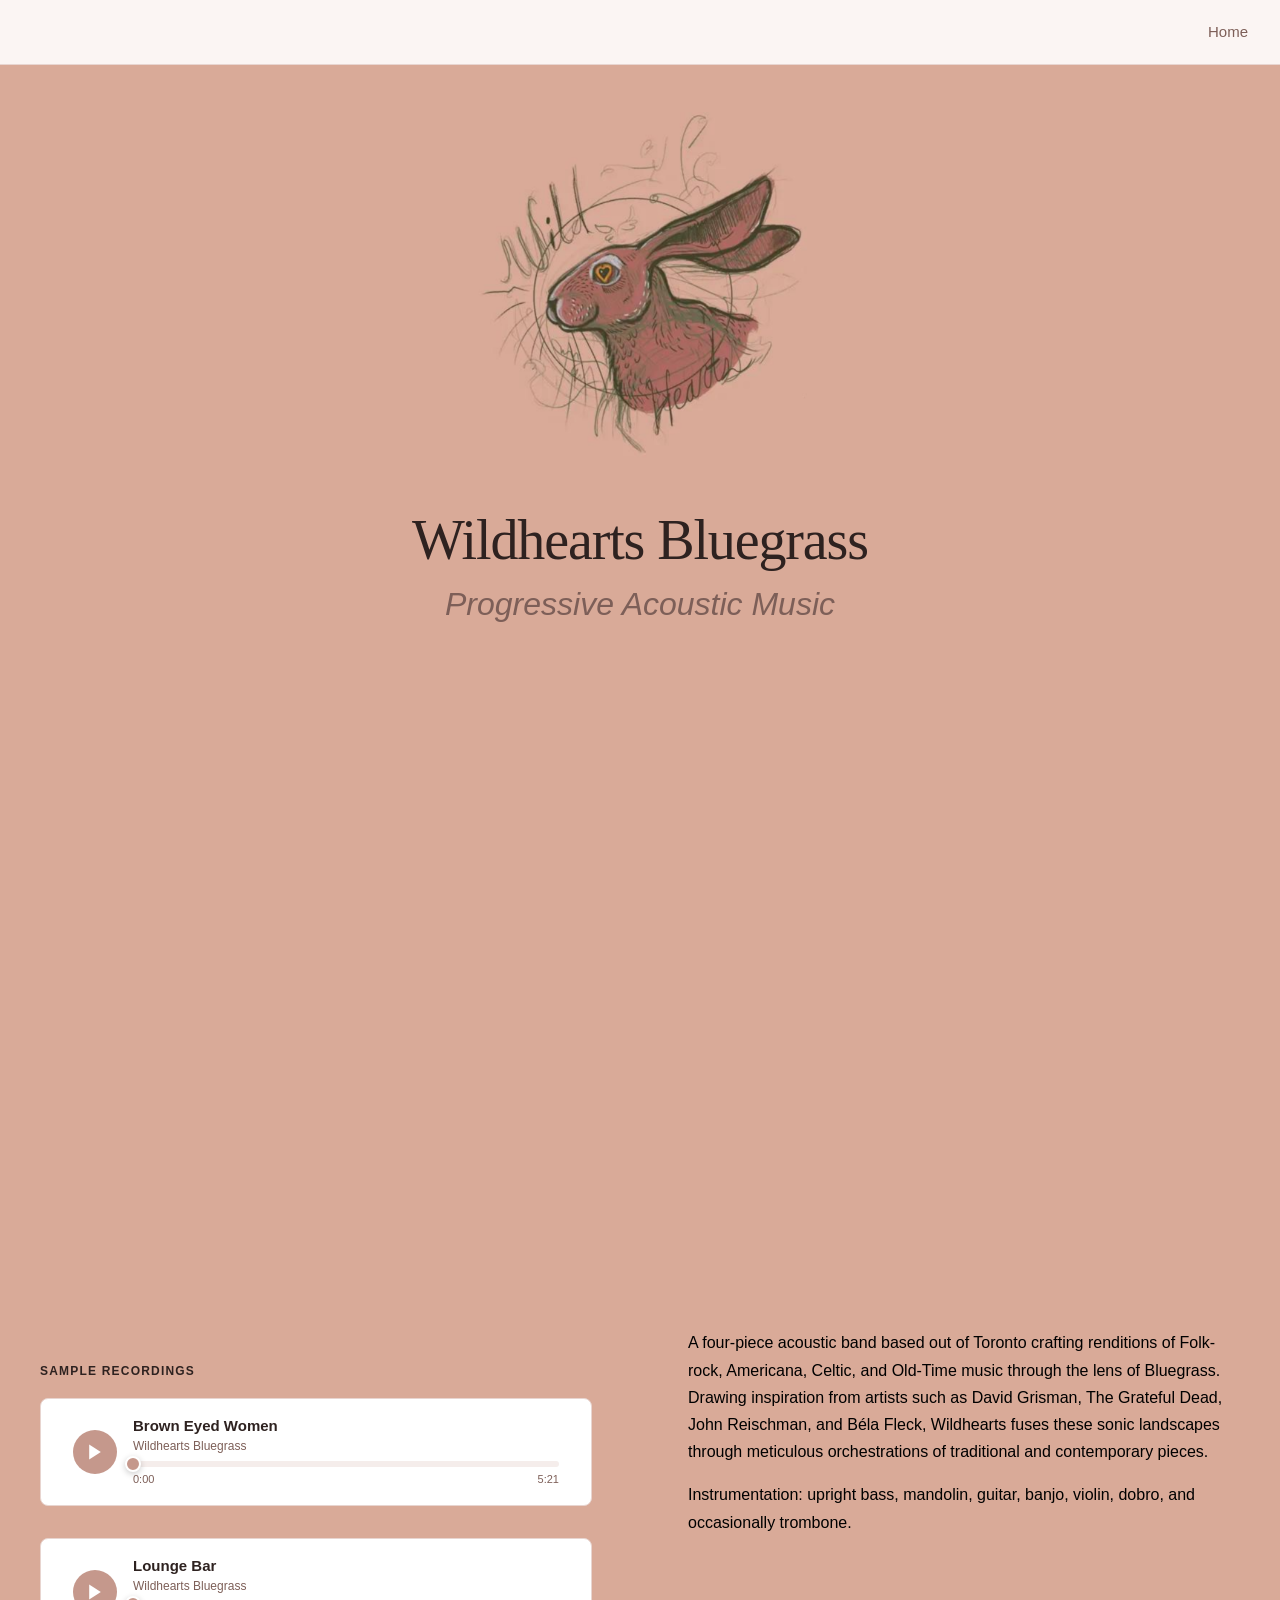
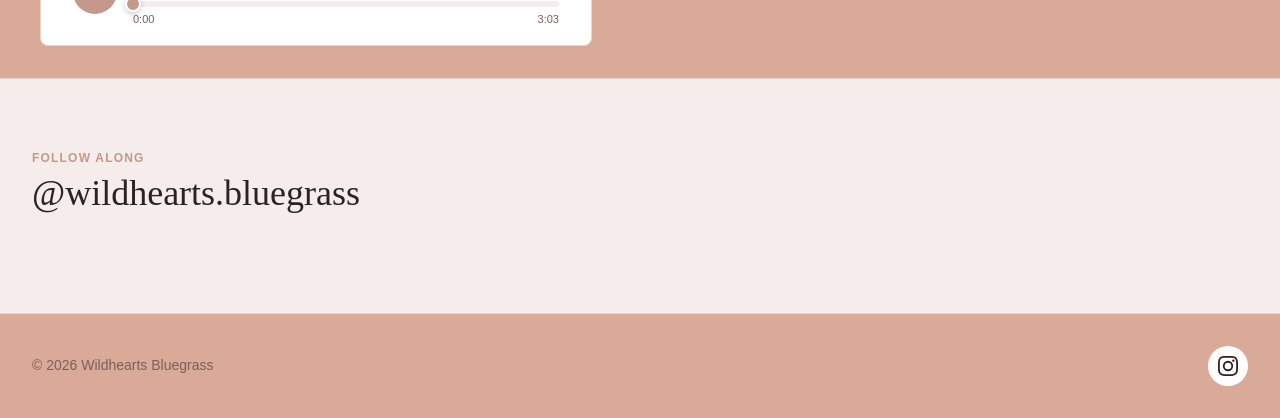
<file: index.html>
<!DOCTYPE html>
<html lang="en">
<head>
    <meta charset="UTF-8">
    <meta name="viewport" content="width=device-width, initial-scale=1.0">
    <meta name="description" content="Wildhearts Bluegrass - traditional bluegrass and old-time string band">
    <title>Wildhearts Bluegrass</title>
    <link rel="stylesheet" href="tooplate-musician-style.css">
</head>
<body>
    <!-- Header -->
    <header class="header">
        <div class="container header-inner">
            <button class="nav-toggle" aria-label="Toggle navigation" aria-expanded="false">
                <span></span>
                <span></span>
                <span></span>
            </button>
            <nav class="nav" id="nav">
                <ul class="nav-list">
                    <li><a href="index.html" class="nav-link">Home</a></li>
                </ul>
            </nav>
        </div>
    </header>

    <!-- Hero Section -->
    <section class="hero" id="hero">
        <div class="container">
            <div class="hero-grid">
                <div class="hero-content">
                    <div class="hero-banner">
                        <img src="images-website/Widhearts-rabbit.png" alt="Wildhearts Bluegrass" class="hero-banner-image">
                        <h1 class="hero-description">Wildhearts Bluegrass</h1>
                        <p class="hero-subheading">Progressive Acoustic Music</p>
                    </div>

                    <div class="hero-video">
                        <div class="video-responsive">
                            <iframe src="https://www.youtube.com/embed/uyrAbuFD1sM" title="Wildhearts Bluegrass" frameborder="0" allow="accelerometer; autoplay; clipboard-write; encrypted-media; gyroscope; picture-in-picture; web-share" allowfullscreen></iframe>
                        </div>
                    </div>

                    <div class="hero-two-column">
                        <!-- Left Column - Audio Tracks -->
                        <div class="hero-tracks">
                            <span class="section-label">Sample Recordings</span>

                            <!-- Track 1 -->
                            <div class="track-row">
                                <div class="audio-player" id="audioPlayer1">
                                    <button class="audio-play-btn" id="playBtn1" aria-label="Play">
                                        <svg class="icon-play" width="20" height="20" viewBox="0 0 24 24" fill="currentColor">
                                            <polygon points="5 3 19 12 5 21 5 3"/>
                                        </svg>
                                        <svg class="icon-pause" width="20" height="20" viewBox="0 0 24 24" fill="currentColor" style="display: none;">
                                            <rect x="6" y="4" width="4" height="16"/>
                                            <rect x="14" y="4" width="4" height="16"/>
                                        </svg>
                                    </button>
                                    <div class="audio-info">
                                        <div class="audio-track-row">
                                            <div class="audio-track-info">
                                                <span class="audio-title">Brown Eyed Women</span>
                                                <span class="audio-artist">Wildhearts Bluegrass</span>
                                            </div>
                                        </div>
                                        <div class="audio-progress-wrap">
                                            <div class="audio-progress-bar" id="progressBar1">
                                                <div class="audio-progress-bg"></div>
                                                <div class="audio-progress" id="progress1"></div>
                                                <div class="audio-progress-handle" id="progressHandle1"></div>
                                            </div>
                                            <div class="audio-time">
                                                <span id="currentTime1">0:00</span>
                                                <span id="duration1">0:00</span>
                                            </div>
                                        </div>
                                    </div>
                                    <audio id="audio1" preload="auto">
                                        <source src="audio/Brown%20Eyed%20Women-48khz.mp3" type="audio/mp3">
                                    </audio>
                                </div>
                            </div>

                            <!-- Track 2 -->
                            <div class="track-row">
                                <div class="audio-player" id="audioPlayer2">
                                    <button class="audio-play-btn" id="playBtn2" aria-label="Play">
                                        <svg class="icon-play" width="20" height="20" viewBox="0 0 24 24" fill="currentColor">
                                            <polygon points="5 3 19 12 5 21 5 3"/>
                                        </svg>
                                        <svg class="icon-pause" width="20" height="20" viewBox="0 0 24 24" fill="currentColor" style="display: none;">
                                            <rect x="6" y="4" width="4" height="16"/>
                                            <rect x="14" y="4" width="4" height="16"/>
                                        </svg>
                                    </button>
                                    <div class="audio-info">
                                        <div class="audio-track-row">
                                            <div class="audio-track-info">
                                                <span class="audio-title">Lounge Bar</span>
                                                <span class="audio-artist">Wildhearts Bluegrass</span>
                                            </div>
                                        </div>
                                        <div class="audio-progress-wrap">
                                            <div class="audio-progress-bar" id="progressBar2">
                                                <div class="audio-progress-bg"></div>
                                                <div class="audio-progress" id="progress2"></div>
                                                <div class="audio-progress-handle" id="progressHandle2"></div>
                                            </div>
                                            <div class="audio-time">
                                                <span id="currentTime2">0:00</span>
                                                <span id="duration2">0:00</span>
                                            </div>
                                        </div>
                                    </div>
                                    <audio id="audio2" preload="auto">
                                        <source src="audio/Lounge%20Bar-44.1khz.mp3" type="audio/mp3">
                                    </audio>
                                </div>
                            </div>
                        </div>

                        <!-- Right Column - About -->
                        <div class="hero-about">
                            <div class="about-inline">
                                <div class="about-inline-text">
                                    <p>A four-piece acoustic band based out of Toronto crafting renditions of Folk-rock, Americana, Celtic, and Old-Time music through the lens of Bluegrass. Drawing inspiration from artists such as David Grisman, The Grateful Dead, John Reischman, and Béla Fleck, Wildhearts fuses these sonic landscapes through meticulous orchestrations of traditional and contemporary pieces.</p>
                                    <p>Instrumentation: upright bass, mandolin, guitar, banjo, violin, dobro, and occasionally trombone.</p>
                                </div>
                            </div>
                        </div>
                    </div>
                </div>
            </div>
        </div>
    </section>

    <!-- Instagram Feed Section -->
    <section class="instagram-feed" id="instagram">
        <div class="container">
            <span class="section-label">Follow Along</span>
            <h2>@wildhearts.bluegrass</h2>

            <behold-widget feed-id="3Ctj2VMP821rW0bkeCHN"></behold-widget>
            <script>
              (() => {
                const d=document,s=d.createElement("script");s.type="module";
                s.src="https://w.behold.so/widget.js";d.head.append(s);
              })();
            </script>
        </div>
    </section>

    <!-- Footer -->
    <footer class="footer">
        <div class="container footer-content">
            <p class="footer-copyright">© 2026 Wildhearts Bluegrass</p>
            <div class="social-links">
                <a href="https://www.instagram.com/wildhearts.bluegrass/" class="social-link" aria-label="Instagram" target="_blank" rel="noopener noreferrer">
                    <svg width="20" height="20" viewBox="0 0 24 24" fill="currentColor">
                        <path d="M12 2.163c3.204 0 3.584.012 4.85.07 3.252.148 4.771 1.691 4.919 4.919.058 1.265.069 1.645.069 4.849 0 3.205-.012 3.584-.069 4.849-.149 3.225-1.664 4.771-4.919 4.919-1.266.058-1.644.07-4.85.07-3.204 0-3.584-.012-4.849-.07-3.26-.149-4.771-1.699-4.919-4.92-.058-1.265-.07-1.644-.07-4.849 0-3.204.013-3.583.07-4.849.149-3.227 1.664-4.771 4.919-4.919 1.266-.057 1.645-.069 4.849-.069zM12 0C8.741 0 8.333.014 7.053.072 2.695.272.273 2.69.073 7.052.014 8.333 0 8.741 0 12c0 3.259.014 3.668.072 4.948.2 4.358 2.618 6.78 6.98 6.98C8.333 23.986 8.741 24 12 24c3.259 0 3.668-.014 4.948-.072 4.354-.2 6.782-2.618 6.979-6.98.059-1.28.073-1.689.073-4.948 0-3.259-.014-3.667-.072-4.947-.196-4.354-2.617-6.78-6.979-6.98C15.668.014 15.259 0 12 0zm0 5.838a6.162 6.162 0 1 0 0 12.324 6.162 6.162 0 0 0 0-12.324zM12 16a4 4 0 1 1 0-8 4 4 0 0 1 0 8zm6.406-11.845a1.44 1.44 0 1 0 0 2.881 1.44 1.44 0 0 0 0-2.881z"/>
                    </svg>
                </a>
            </div>
        </div>
    </footer>

    <script src="tooplate-musician-script.js"></script>
</body>
</html>
</file>
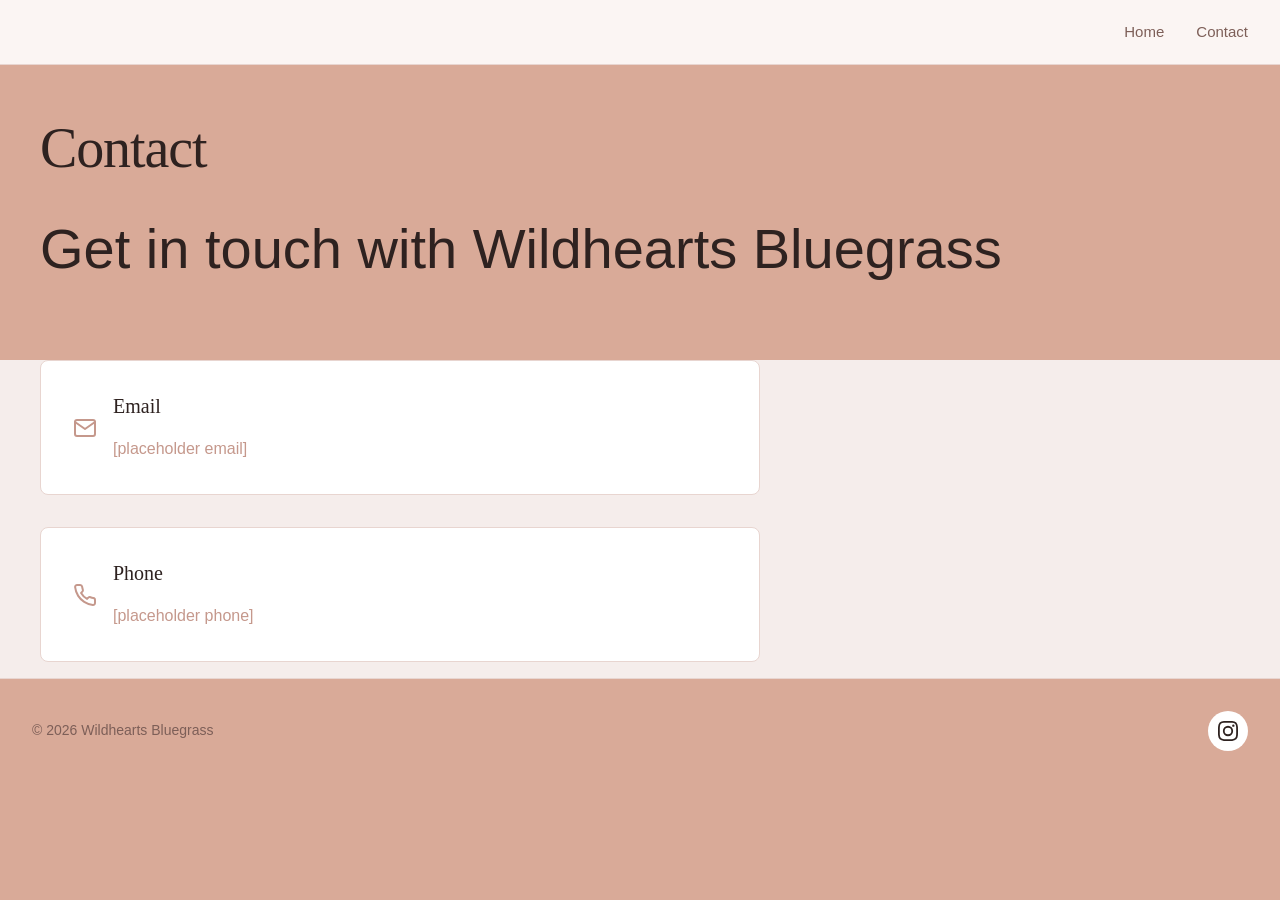
<file: contact.html>
<!DOCTYPE html>
<html lang="en">
<head>
    <meta charset="UTF-8">
    <meta name="viewport" content="width=device-width, initial-scale=1.0">
    <meta name="description" content="Contact Wildhearts Bluegrass">
    <title>Contact - Wildhearts Bluegrass</title>
    <link rel="stylesheet" href="tooplate-musician-style.css">
</head>
<body>
    <!-- Header -->
    <header class="header">
        <div class="container header-inner">
            <button class="nav-toggle" aria-label="Toggle navigation" aria-expanded="false">
                <span></span>
                <span></span>
                <span></span>
            </button>
            <nav class="nav" id="nav">
                <ul class="nav-list">
                    <li><a href="index.html" class="nav-link">Home</a></li>
                    <li><a href="contact.html" class="nav-link">Contact</a></li>
                </ul>
            </nav>
        </div>
    </header>

    <!-- Hero Section -->
    <section class="hero" id="hero">
        <div class="container">
            <div class="hero-grid">
                <div class="hero-content">
                    <h1>Contact</h1>
                    <p class="hero-description">Get in touch with Wildhearts Bluegrass</p>
                </div>
            </div>
        </div>
    </section>

    <!-- Contact Information Section -->
    <section class="about" id="contact-info">
        <div class="container">
            <div class="contact-details">
                <div class="contact-item github">
                    <svg width="24" height="24" viewBox="0 0 24 24" fill="none" stroke="currentColor" stroke-width="2" stroke-linecap="round" stroke-linejoin="round">
                        <path d="M4 4h16c1.1 0 2 .9 2 2v12c0 1.1-.9 2-2 2H4c-1.1 0-2-.9-2-2V6c0-1.1.9-2 2-2z"></path>
                        <polyline points="22,6 12,13 2,6"></polyline>
                    </svg>
                    <div>
                        <h3>Email</h3>
                        <a href="mailto:placeholder@email.com">[placeholder email]</a>
                    </div>
                </div>
                <div class="contact-item github">
                    <svg width="24" height="24" viewBox="0 0 24 24" fill="none" stroke="currentColor" stroke-width="2" stroke-linecap="round" stroke-linejoin="round">
                        <path d="M22 16.92v3a2 2 0 0 1-2.18 2 19.79 19.79 0 0 1-8.63-3.07 19.5 19.5 0 0 1-6-6 19.79 19.79 0 0 1-3.07-8.67A2 2 0 0 1 4.11 2h3a2 2 0 0 1 2 1.72 12.84 12.84 0 0 0 .7 2.81 2 2 0 0 1-.45 2.11L8.09 9.91a16 16 0 0 0 6 6l1.27-1.27a2 2 0 0 1 2.11-.45 12.84 12.84 0 0 0 2.81.7A2 2 0 0 1 22 16.92z"></path>
                    </svg>
                    <div>
                        <h3>Phone</h3>
                        <a href="tel:+10000000000">[placeholder phone]</a>
                    </div>
                </div>
            </div>
        </div>
    </section>

    <!-- Footer -->
    <footer class="footer">
        <div class="container footer-content">
            <p class="footer-copyright">© 2026 Wildhearts Bluegrass</p>
            <div class="social-links">
                <a href="https://www.instagram.com/wildhearts.bluegrass/" class="social-link" aria-label="Instagram" target="_blank" rel="noopener noreferrer">
                    <svg width="20" height="20" viewBox="0 0 24 24" fill="currentColor">
                        <path d="M12 2.163c3.204 0 3.584.012 4.85.07 3.252.148 4.771 1.691 4.919 4.919.058 1.265.069 1.645.069 4.849 0 3.205-.012 3.584-.069 4.849-.149 3.225-1.664 4.771-4.919 4.919-1.266.058-1.644.07-4.85.07-3.204 0-3.584-.012-4.849-.07-3.26-.149-4.771-1.699-4.919-4.92-.058-1.265-.07-1.644-.07-4.849 0-3.204.013-3.583.07-4.849.149-3.227 1.664-4.771 4.919-4.919 1.266-.057 1.645-.069 4.849-.069zM12 0C8.741 0 8.333.014 7.053.072 2.695.272.273 2.69.073 7.052.014 8.333 0 8.741 0 12c0 3.259.014 3.668.072 4.948.2 4.358 2.618 6.78 6.98 6.98C8.333 23.986 8.741 24 12 24c3.259 0 3.668-.014 4.948-.072 4.354-.2 6.782-2.618 6.979-6.98.059-1.28.073-1.689.073-4.948 0-3.259-.014-3.667-.072-4.947-.196-4.354-2.617-6.78-6.979-6.98C15.668.014 15.259 0 12 0zm0 5.838a6.162 6.162 0 1 0 0 12.324 6.162 6.162 0 0 0 0-12.324zM12 16a4 4 0 1 1 0-8 4 4 0 0 1 0 8zm6.406-11.845a1.44 1.44 0 1 0 0 2.881 1.44 1.44 0 0 0 0-2.881z"/>
                    </svg>
                </a>
            </div>
        </div>
    </footer>

    <script src="tooplate-musician-script.js"></script>
</body>
</html>
</file>
<file: tooplate-musician-style.css>
@charset "utf-8";
/* CSS Document 

Tooplate 2155 Modern Musician

https://www.tooplate.com/view/2155-modern-musician

*/
:root {
	/* Colors */
	--color-primary: #C5988C;
	--color-primary-light: #F7EEEC;
	--color-primary-dark: #9E7A70;
	--color-text: #2E2220;
	--color-text-light: #7D5F58;
	--color-bg: #D9AA98;
	--color-bg-alt: #F5EDEB;
	--color-white: #ffffff;
	--color-border: #E8D5D0;

	/* Typography */
	--font-main: -apple-system, BlinkMacSystemFont, "Segoe UI", Roboto, "Helvetica Neue", Arial, sans-serif;
	--font-heading: "Georgia", "Times New Roman", serif;

	/* Spacing */
	--space-xs: 0.5rem;
	--space-sm: 1rem;
	--space-md: 2rem;
	--space-lg: 4rem;
	--space-xl: 6rem;

	/* Layout */
	--max-width: 1400px;
	--border-radius: 8px;
}

/* ===========================================
           Reset & Base Styles
           =========================================== */
*,
*::before,
*::after {
	box-sizing: border-box;
	margin: 0;
	padding: 0;
}

html {
	scroll-behavior: smooth;
}

body {
	font-family: var(--font-main);
	font-size: 1rem;
	line-height: 1.7;
	color: var(--color-text);
	background-color: var(--color-bg);
}

img {
	max-width: 100%;
	height: auto;
	display: block;
}

a {
	color: var(--color-primary);
	text-decoration: none;
	transition: color 0.2s ease;
}

a:hover {
	color: var(--color-primary-dark);
}

/* ===========================================
           Typography
           =========================================== */
h1,
h2,
h3,
h4 {
	font-family: var(--font-heading);
	font-weight: 400;
	line-height: 1.3;
	color: var(--color-text);
}

h1 {
	font-size: clamp(2.5rem, 5vw, 3.5rem);
	letter-spacing: -0.02em;
}

h2 {
	font-size: clamp(1.75rem, 3vw, 2.25rem);
	margin-bottom: var(--space-md);
}

h3 {
	font-size: 1.25rem;
	margin-bottom: var(--space-sm);
}

p {
	margin-bottom: var(--space-sm);
}

/* ===========================================
           Layout Components
           =========================================== */
.container {
	width: 100%;
	max-width: var(--max-width);
	margin: 0 auto;
	padding: 0 var(--space-md);
}

section {
	padding: 0 var(--space-xs);
}

.section-label {
	font-family: var(--font-main);
	font-size: 0.75rem;
	font-weight: 600;
	letter-spacing: 0.1em;
	text-transform: uppercase;
	color: var(--color-primary);
	margin-bottom: var(--space-xs);
}

/* ===========================================
           Buttons
           =========================================== */
.btn {
	display: inline-block;
	padding: 0.875rem 1.75rem;
	font-family: var(--font-main);
	font-size: 0.9375rem;
	font-weight: 500;
	text-align: center;
	border: none;
	border-radius: var(--border-radius);
	cursor: pointer;
	transition: all 0.2s ease;
}

.btn-primary {
	background-color: var(--color-primary);
	color: var(--color-white);
}

.btn-primary:hover {
	background-color: var(--color-primary-dark);
	color: var(--color-white);
}

.btn-secondary {
	background-color: transparent;
	color: var(--color-text);
	border: 1px solid var(--color-border);
}

.btn-secondary:hover {
	background-color: var(--color-bg-alt);
	border-color: var(--color-text-light);
	color: var(--color-text);
}

.btn-group {
	display: flex;
	flex-wrap: wrap;
	gap: var(--space-sm);
}

/* ===========================================
           Header & Navigation
           =========================================== */
.header {
	position: fixed;
	top: 0;
	left: 0;
	right: 0;
	background-color: rgba(253, 249, 248, 0.95);
	backdrop-filter: blur(8px);
	z-index: 100;
	border-bottom: 1px solid var(--color-border);
}

.header-inner {
	display: flex;
	align-items: center;
	justify-content: flex-end;
	height: 4rem;
}

.logo {
	display: flex;
	flex-direction: column;
	align-items: center;
	gap: 2px;
	text-decoration: none;
}

.logo-image {
	height: 30px;
	width: auto;
	display: block;
}

.logo-title {
	height: 13px;
	width: auto;
	display: block;
}

.nav-list {
	display: flex;
	gap: var(--space-md);
	list-style: none;
}

.nav-link {
	font-size: 0.9375rem;
	color: var(--color-text-light);
}

.nav-link:hover {
	color: var(--color-text);
}

.nav-toggle {
	display: none;
	background: none;
	border: none;
	cursor: pointer;
	padding: var(--space-xs);
}

.nav-toggle span {
	display: block;
	width: 24px;
	height: 2px;
	background-color: var(--color-text);
	margin: 5px 0;
	transition: 0.2s;
}

/* ===========================================
           Hero Section
           =========================================== */
.hero {
	display: flex;
	align-items: center;
	padding-top: 7rem;
	padding-bottom: 0;
	background-color: #D9AA98;
}

.hero .section-label {
	color: var(--color-text);
}

.hero .hero-description {
	color: var(--color-text);
}

.hero-grid {
    display: flex;
    flex-direction: column;
    gap: var(--space-lg);
}

.hero-content {
    width: 100%;
    max-width: 100%;
}


.album-showcase {
    max-width: 320px;  /* Smaller size */
    width: 100%;
    align-self: flex-start;  /* Align to the left */
    margin-left: calc(-1 * var(--space-md));  /* Ensure it starts from the left */
}

.hero h1 {
	margin-bottom: var(--space-sm);
}

.hero-banner {
	display: flex;
	flex-direction: column;
	align-items: center;
	text-align: center;
	margin-bottom: var(--space-lg);
}

.hero-banner-image {
	height: clamp(200px, 30vw, 360px);
	width: auto;
	margin-bottom: var(--space-md);
}

.hero-banner-title {
	height: clamp(60px, 12vw, 140px);
	width: auto;
	margin-bottom: var(--space-md);
}

.hero-description {
	font-size: clamp(2.5rem, 5vw, 3.5rem);
	color: var(--color-text-light);
	margin-bottom: var(--space-md);
	max-width: 100%;
}

.hero-construction {
	font-size: 1rem;
	font-weight: bold;
	color: #cc0000;
	margin-bottom: var(--space-md);
}

.hero-subheading {
	font-size: clamp(1.25rem, 3vw, 2rem);
	font-style: italic;
	color: var(--color-text-light);
	margin-top: calc(var(--space-md) * -0.5);
	margin-bottom: var(--space-md);
}

.album-cover {
    width: 400px;  /* Smaller artwork */
    height: 400px;
}

.album-cover img {
	width: 100%;
	height: 100%;
	object-fit: cover;
}

.album-reflection {
	position: absolute;
	inset: 0;
	background: linear-gradient(135deg,
			rgba(255, 255, 255, 0.2) 0%,
			rgba(255, 255, 255, 0) 50%);
	pointer-events: none;
}

.audio-visualizer {
	display: flex;
	align-items: flex-end;
	justify-content: center;
	gap: 4px;
	height: 40px;
	padding: var(--space-sm) var(--space-md);
	background-color: var(--color-white);
	border-radius: var(--border-radius);
	border: 1px solid var(--color-border);
}

.audio-visualizer .bar {
	width: 4px;
	background-color: var(--color-primary);
	border-radius: 2px;
	height: 8px;
	transition: height 0.1s ease;
}

.audio-visualizer.playing .bar {
	animation: visualizer 0.5s ease-in-out infinite alternate;
}

.audio-visualizer .bar:nth-child(1) {
	height: 12px;
	animation-delay: 0s;
}

.audio-visualizer .bar:nth-child(2) {
	height: 20px;
	animation-delay: 0.1s;
}

.audio-visualizer .bar:nth-child(3) {
	height: 16px;
	animation-delay: 0.15s;
}

.audio-visualizer .bar:nth-child(4) {
	height: 28px;
	animation-delay: 0.2s;
}

.audio-visualizer .bar:nth-child(5) {
	height: 24px;
	animation-delay: 0.05s;
}

.audio-visualizer .bar:nth-child(6) {
	height: 32px;
	animation-delay: 0.25s;
}

.audio-visualizer .bar:nth-child(7) {
	height: 28px;
	animation-delay: 0.1s;
}

.audio-visualizer .bar:nth-child(8) {
	height: 20px;
	animation-delay: 0.3s;
}

.audio-visualizer .bar:nth-child(9) {
	height: 24px;
	animation-delay: 0.15s;
}

.audio-visualizer .bar:nth-child(10) {
	height: 16px;
	animation-delay: 0.2s;
}

.audio-visualizer .bar:nth-child(11) {
	height: 20px;
	animation-delay: 0.05s;
}

.audio-visualizer .bar:nth-child(12) {
	height: 12px;
	animation-delay: 0.25s;
}

@keyframes visualizer {
	0% {
		transform: scaleY(0.3);
	}

	100% {
		transform: scaleY(1);
	}
}

.album-info-card {
	text-align: center;
}

.album-badge {
	display: inline-block;
	padding: 4px 12px;
	font-size: 0.6875rem;
	font-weight: 600;
	letter-spacing: 0.05em;
	text-transform: uppercase;
	color: var(--color-primary);
	background-color: var(--color-primary-light);
	border-radius: 20px;
	margin-bottom: var(--space-xs);
}

.album-info-card h3 {
	font-family: var(--font-heading);
	font-size: 1.25rem;
	margin-bottom: 4px;
}

.album-info-card p {
	font-size: 0.875rem;
	color: var(--color-text-light);
	margin-bottom: 0;
}

@media (min-width: 900px) {
	.hero-grid {
		grid-template-columns: 1fr;
		gap: var(--space-xl);
	}

	.album-cover {
		width: 200px;
		height: 200px;
	}
}

/* Track Row Layout */
.track-row {
    display: flex;
    align-items: center;
    gap: var(--space-sm);
    margin-bottom: var(--space-md);
}

/* Adjust audio player for new layout */
.track-row .audio-player {
    flex: 1;
    max-width: 500px;
    margin-bottom: 0;
}

/* Album Artwork */
.album-artwork {
    width: 100px;
    height: 100px;
    border-radius: var(--border-radius);
    overflow: hidden;
    flex-shrink: 0;
    box-shadow: 0 4px 12px rgba(0, 0, 0, 0.15);
}

.album-artwork img {
    width: 100%;
    height: 100%;
    object-fit: cover;
}

/* Remove old hero visual */
.hero-visual {
    display: none;
}

/* Adjust section label spacing */
.hero-content .section-label {
    display: block;
    margin-top: var(--space-md);
    margin-bottom: var(--space-sm);
	max-width: 100%;
}

/* Responsive adjustments */
@media (max-width: 640px) {
    .track-row {
        flex-direction: column;
        align-items: flex-start;
    }
    
    .track-row .audio-player {
        max-width: 100%;
        width: 100%;
    }
    
    .album-artwork {
        width: 80px;
        height: 80px;
    }
}

/* ===========================================
           Audio Player
           =========================================== */
.audio-player {
	display: flex;
	align-items: center;
	gap: 1rem;
	padding: 1rem 2rem;
	background-color: var(--color-white);
	border: 1px solid var(--color-border);
	border-radius: var(--border-radius);
	margin-bottom: var(--space-md);
	max-width: 2000px;
	min-height: 100px;
	user-select: none;
}

.audio-play-btn {
	width: 44px;
	height: 44px;
	min-width: 44px;
	display: flex;
	align-items: center;
	justify-content: center;
	background-color: var(--color-primary);
	color: var(--color-white);
	border: none;
	border-radius: 50%;
	cursor: pointer;
	transition: background-color 0.2s ease, transform 0.1s ease;
}

.audio-play-btn:hover {
	background-color: var(--color-primary-dark);
}

.audio-play-btn:active {
	transform: scale(0.95);
}

.audio-info {
	flex: 1;
	min-width: 0;
}

.audio-track-row {
	display: flex;
	align-items: flex-start;
	justify-content: space-between;
	gap: var(--space-sm);
	margin-bottom: 8px;
}

.audio-track-info {
	display: flex;
	flex-direction: column;
}

.audio-title {
	font-size: 0.9375rem;
	font-weight: 600;
	color: var(--color-text);
	white-space: normal;
	line-height: 1.4; 
}

.audio-artist {
	font-size: 0.75rem;
	color: var(--color-text-light);
}

.audio-progress-wrap {
	display: flex;
	flex-direction: column;
	gap: 6px;
}

.audio-progress-bar {
	position: relative;
	height: 6px;
	cursor: pointer;
	padding: 8px 0;
	margin: -8px 0;
}

.audio-progress-bg {
	position: absolute;
	top: 50%;
	left: 0;
	right: 0;
	height: 6px;
	transform: translateY(-50%);
	background-color: var(--color-bg-alt);
	border-radius: 3px;
}

.audio-progress {
	position: absolute;
	top: 50%;
	left: 0;
	height: 6px;
	width: 0%;
	transform: translateY(-50%);
	background-color: var(--color-primary);
	border-radius: 3px;
	pointer-events: none;
}

.audio-progress-handle {
	position: absolute;
	top: 50%;
	left: 0%;
	width: 16px;
	height: 16px;
	background-color: var(--color-primary);
	border: 2px solid var(--color-white);
	border-radius: 50%;
	transform: translate(-50%, -50%);
	box-shadow: 0 2px 6px rgba(0, 0, 0, 0.2);
	cursor: grab;
	transition: transform 0.1s ease;
}

.audio-progress-handle:hover,
.audio-progress-handle.dragging {
	transform: translate(-50%, -50%) scale(1.2);
}

.audio-progress-handle.dragging {
	cursor: grabbing;
}

.audio-time {
	display: flex;
	justify-content: space-between;
	font-size: 0.6875rem;
	color: var(--color-text-light);
	font-variant-numeric: tabular-nums;
}

/* Volume Control */
.volume-control {
	display: none;
	align-items: center;
	gap: 6px;
}

.volume-icon {
	color: var(--color-text-light);
	flex-shrink: 0;
}

.volume-slider {
	-webkit-appearance: none;
	appearance: none;
	width: 50px;
	height: 3px;
	background: var(--color-bg-alt);
	border-radius: 2px;
	outline: none;
	cursor: pointer;
}

.volume-slider::-webkit-slider-thumb {
	-webkit-appearance: none;
	appearance: none;
	width: 10px;
	height: 10px;
	background: var(--color-primary);
	border-radius: 50%;
	cursor: pointer;
	transition: transform 0.1s ease;
}

.volume-slider::-webkit-slider-thumb:hover {
	transform: scale(1.2);
}

.volume-slider::-moz-range-thumb {
	width: 10px;
	height: 10px;
	background: var(--color-primary);
	border: none;
	border-radius: 50%;
	cursor: pointer;
}

@media (min-width: 400px) {
	.volume-control {
		display: flex;
	}
}

.contact-details {
    display: flex;
    flex-direction: row;  /* Change from column to row */
    gap: var(--space-md);
    margin-top: var(--space-md);
    flex-wrap: wrap;  /* Allow wrapping on smaller screens */
}

.contact-item {
    display: flex;
    align-items: center;  /* Change from flex-start to center */
    gap: var(--space-sm);
    padding: var(--space-md);
    background-color: var(--color-white);
    border: 1px solid var(--color-border);
    border-radius: var(--border-radius);
    flex: 1;  /* Make items equal width */
    min-width: 250px;  /* Prevent them from getting too narrow */
}

.contact-item svg {
    color: var(--color-primary);
    flex-shrink: 0;
    margin-top: 0;  /* Remove the margin-top */
}

.contact-item.github {
    flex: 0 0 60%;
}

/* ===========================================
           About Section
           =========================================== */
.about {
	background-color: var(--color-bg-alt);
	padding-bottom: var(--space-sm);
}


.about-grid {
	display: grid;
	grid-template-columns: 1fr;
	gap: var(--space-lg);
	align-items: center;
}

.about-image {
	aspect-ratio: 4 / 5;
	background-color: var(--color-border);
	border-radius: var(--border-radius);
	overflow: hidden;
	max-width: 280px;
}

.about-image img {
	width: 100%;
	height: 100%;
	object-fit: cover;
}

@media (min-width: 768px) {
	.about-image {
		max-width: none;
	}
}

.about-text p {
	color: var(--color-text-light);
	font-size: 1.0625rem;
}

.about-text p:last-child {
	margin-bottom: 0;
}

.about-text p.about-note {
	font-size: 0.875rem;
	color: var(--color-text-light);
	margin-top: var(--space-md);
	padding: var(--space-sm);
	background-color: var(--color-bg);
	border: 1px solid var(--color-border);
	border-radius: var(--border-radius);
	max-width: 100%;
}

/* About Inline Section
*/

/* About Inline Section */
.about-inline {
    margin: var(--space-md) 0;
    padding: var(--space-md) 0;
    border-top: 1px solid var(--color-border);
    border-bottom: 1px solid var(--color-border);
}

.about-inline-grid {
    display: grid;
    grid-template-columns: 1fr;
    gap: var(--space-md);
    align-items: start;
}

.about-inline-image {
    width: 100%;
	max-width: 500px;
    height: auto;
    border-radius: var(--border-radius);
    overflow: hidden;
    box-shadow: 0 4px 12px rgba(0, 0, 0, 0.1);
}

.about-inline-image img {
    width: 100%;
    height: 100%;
    object-fit: cover;
}

.about-inline-text {
    max-width: 100%;  /* Allow full width */
}

.about-inline-text h2 {
    font-size: 1.5rem;
    margin-bottom: var(--space-sm);
}

.about-inline-text p {
    color: #000000;
    font-size: 1rem;
    margin-bottom: var(--space-sm);
}

/* Desktop layout - image on left, text on right */
@media (min-width: 768px) {
    .about-inline-grid {
        grid-template-columns: 200px 1fr;
        gap: var(--space-lg);
    }
}


/* Two column
*/

/* Hero two-column layout */
.hero-header {
    margin-bottom: var(--space-lg);
}

.hero-video {
    max-width: 900px;
    margin: 0 auto var(--space-xl);
}

.video-responsive {
    position: relative;
    padding-bottom: 56.25%;
    height: 0;
    overflow: hidden;
    border-radius: 8px;
}

.video-responsive iframe {
    position: absolute;
    top: 0;
    left: 0;
    width: 100%;
    height: 100%;
}

.hero-two-column {
    display: grid;
    grid-template-columns: 1fr;
    gap: var(--space-xl);
}

.hero-tracks {
    width: 100%;
}

.hero-about {
    width: 100%;
}

/* Desktop layout - side by side */
@media (min-width: 1024px) {
    .hero-two-column {
        grid-template-columns: 1fr 1fr;
        gap: var(--space-xl);
    }
}

/* Adjust about inline for this layout */
.hero-about .about-inline {
    border: none;
    padding: 0;
    margin: 0;
}

.hero-about .about-inline-grid {
    grid-template-columns: 1fr;
}

.hero-about .about-inline-image {
    width: 100%;
    max-width: 500px;
    height: auto;
    aspect-ratio: auto;
	margin: 0 auto;
}

/* Make audio players use full width */
.hero-tracks .audio-player {
    max-width: 100%;
}

.hero-tracks .track-row {
    max-width: 100%;
}

.notation-grid {
    display: grid;
    grid-template-columns: 1fr;
    gap: var(--space-md);
    margin-top: var(--space-md);
}

.notation-category {
    padding: var(--space-md);
    background-color: var(--color-white);
    border: 1px solid var(--color-border);
    border-radius: var(--border-radius);
}

.notation-category h3 {
    color: var(--color-primary);
    margin-bottom: var(--space-sm);
}

.notation-list {
    list-style: none;
    display: flex;
    flex-direction: column;
    gap: var(--space-xs);
}

.notation-list li {
    display: flex;
    justify-content: space-between;
    align-items: center;
    padding: var(--space-xs) 0;
    border-bottom: 1px solid var(--color-bg-alt);
}

.notation-list li:last-child {
    border-bottom: none;
}

@media (min-width: 768px) {
    .notation-grid {
        grid-template-columns: repeat(2, 1fr);
    }
}

/* Gallery Grid */
.gallery-grid {
    display: grid;
    grid-template-columns: repeat(auto-fill, minmax(250px, 1fr));
    gap: var(--space-md);
    margin-top: var(--space-md);
}

.gallery-item {
    position: relative;
    overflow: hidden;
    border-radius: var(--border-radius);
    cursor: pointer;
    aspect-ratio: 4/3;
    background-color: var(--color-border);
    transition: transform 0.2s ease, box-shadow 0.2s ease;
}

.gallery-item:hover {
    transform: scale(1.05);
    box-shadow: 0 8px 24px rgba(0, 0, 0, 0.15);
}

.gallery-item img {
    width: 100%;
    height: 100%;
    object-fit: cover;
}

/* Lightbox */
.lightbox {
    display: none;
    position: fixed;
    z-index: 1000;
    top: 0;
    left: 0;
    width: 100%;
    height: 100%;
    background-color: rgba(0, 0, 0, 0.95);
    justify-content: center;
    align-items: center;
    flex-direction: column;
}

.lightbox-content {
    max-width: 90%;
    max-height: 80vh;
    object-fit: contain;
    border-radius: var(--border-radius);
}

.lightbox-close {
    position: absolute;
    top: 20px;
    right: 40px;
    color: white;
    font-size: 40px;
    font-weight: bold;
    cursor: pointer;
    transition: color 0.2s;
}

.lightbox-close:hover {
    color: var(--color-primary);
}

.lightbox-prev,
.lightbox-next {
    position: absolute;
    top: 50%;
    transform: translateY(-50%);
    color: white;
    font-size: 40px;
    font-weight: bold;
    padding: 20px;
    cursor: pointer;
    user-select: none;
    transition: color 0.2s;
}

.lightbox-prev:hover,
.lightbox-next:hover {
    color: var(--color-primary);
}

.lightbox-prev {
    left: 20px;
}

.lightbox-next {
    right: 20px;
}

.lightbox-caption {
    color: white;
    text-align: center;
    padding: 20px;
    font-size: 1rem;
}


/* ===========================================
           Services Section
           =========================================== */
.services-grid {
	display: grid;
	grid-template-columns: 1fr;
	gap: var(--space-md);
}

.service-card {
	padding: var(--space-md);
	background-color: var(--color-white);
	border: 1px solid var(--color-border);
	border-radius: var(--border-radius);
	transition: border-color 0.2s ease;
}

.service-card:hover {
	border-color: var(--color-primary);
}

.service-icon {
	width: 64px;
	height: 64px;
	display: flex;
	align-items: center;
	justify-content: center;
	background-color: var(--color-primary-light);
	border-radius: var(--border-radius);
	margin-bottom: var(--space-sm);
	color: var(--color-primary);
}

.service-icon svg {
	width: 32px;
	height: 32px;
}

.service-card p {
	color: var(--color-text-light);
	margin-bottom: var(--space-sm);
}

.btn-small {
	display: inline-block;
	padding: 0.5rem 1rem;
	font-size: 0.8125rem;
	font-weight: 500;
	color: var(--color-primary);
	background-color: transparent;
	border: 1px solid var(--color-primary);
	border-radius: var(--border-radius);
	transition: all 0.2s ease;
}

.btn-small:hover {
	background-color: var(--color-primary);
	color: var(--color-white);
}

/* ===========================================
           Featured Work Section
           =========================================== */
.work {
	background-color: var(--color-bg-alt);
}

.work-grid {
	display: grid;
	grid-template-columns: 1fr;
	gap: var(--space-md);
}

.work-card {
	background-color: var(--color-white);
	border-radius: var(--border-radius);
	overflow: hidden;
	border: 1px solid var(--color-border);
	transition: transform 0.2s ease, box-shadow 0.2s ease;
}

.work-card:hover {
	transform: translateY(-4px);
	box-shadow: 0 12px 32px rgba(0, 0, 0, 0.08);
}

.work-image {
	aspect-ratio: 16 / 10;
	background-color: var(--color-border);
	overflow: hidden;
}

.work-image img {
	width: 100%;
	height: 100%;
	object-fit: cover;
}

.work-info {
	padding: var(--space-sm) var(--space-md) var(--space-md);
}

.work-category {
	font-size: 0.75rem;
	font-weight: 600;
	letter-spacing: 0.05em;
	text-transform: uppercase;
	color: var(--color-primary);
	margin-bottom: var(--space-xs);
}

.work-info h3 {
	margin-bottom: var(--space-xs);
}

.work-info p {
	color: var(--color-text-light);
	font-size: 0.9375rem;
	margin-bottom: 0;
}

/* ===========================================
           Testimonials Section
           =========================================== */
.testimonials-grid {
	display: grid;
	grid-template-columns: 1fr;
	gap: var(--space-md);
}

.testimonial-card {
	display: grid;
	grid-template-columns: 120px 1fr;
	gap: var(--space-md);
	padding: var(--space-md);
	background-color: var(--color-white);
	border: 1px solid var(--color-border);
	border-radius: var(--border-radius);
	align-items: center;
}

.testimonial-author {
	display: flex;
	flex-direction: column;
	align-items: center;
	text-align: center;
	gap: 2px;
	width: 120px;
}

.testimonial-avatar {
	width: 60px;
	height: 60px;
	background-color: var(--color-primary-light);
	border-radius: 50%;
	overflow: hidden;
	flex-shrink: 0;
	margin-bottom: 6px;
}

.testimonial-name {
	font-weight: 600;
	color: var(--color-text);
	font-size: 0.9375rem;
	margin: 0;
}

.testimonial-role {
	font-size: 0.6875rem;
	color: var(--color-text-light);
	margin: 0;
}

.testimonial-text {
	font-family: var(--font-heading);
	font-size: 0.9375rem;
	font-style: italic;
	color: var(--color-text);
	margin-bottom: 0;
	line-height: 1.5;
}

.testimonial-avatar img {
	width: 100%;
	height: 100%;
	object-fit: cover;
}

.testimonial-name {
	font-weight: 600;
	color: var(--color-text);
}

.testimonial-role {
	font-size: 0.8rem;
	color: var(--color-text-light);
}

/* ===========================================
           Contact Section
           =========================================== */
.contact {
	background-color: var(--color-primary-light);
	padding: var(--space-xl) 0;
}

.contact-grid {
	display: grid;
	grid-template-columns: 1fr;
	gap: var(--space-md);
	align-items: center;
}

.contact-info h2 {
	margin-bottom: var(--space-xs);
}

.contact-info p {
	color: var(--color-text-light);
	margin-bottom: var(--space-sm);
}

.contact-form {
	display: flex;
	flex-direction: column;
	gap: var(--space-sm);
}

.form-row {
	display: grid;
	grid-template-columns: 1fr;
	gap: var(--space-sm);
}

.form-input {
	padding: 0.75rem 1rem;
	font-family: var(--font-main);
	font-size: 0.9375rem;
	border: 1px solid var(--color-border);
	border-radius: var(--border-radius);
	background-color: var(--color-white);
	transition: border-color 0.2s ease;
}

.form-input:focus {
	outline: none;
	border-color: var(--color-primary);
}

.form-textarea {
	resize: vertical;
	min-height: 80px;
}

.contact-form .btn {
	align-self: flex-start;
}

.social-links {
	display: flex;
	gap: var(--space-xs);
}

.social-link {
	width: 40px;
	height: 40px;
	display: flex;
	align-items: center;
	justify-content: center;
	background-color: var(--color-white);
	border-radius: 50%;
	color: var(--color-text);
	transition: background-color 0.2s ease, color 0.2s ease;
}

.social-link:hover {
	background-color: var(--color-primary);
	color: var(--color-white);
}

@media (min-width: 640px) {
	.form-row {
		grid-template-columns: 1fr 1fr;
	}
}

@media (min-width: 768px) {
	.contact-grid {
		grid-template-columns: 1fr 1.5fr;
		gap: var(--space-lg);
	}
}

/* ===========================================
           Newsletter Section
           =========================================== */
.newsletter {
	background-color: var(--color-bg);
	padding: var(--space-lg) 0;
	border-top: 1px solid var(--color-border);
}

.newsletter-grid {
	display: grid;
	grid-template-columns: 1fr;
	gap: var(--space-md);
	align-items: center;
}

.newsletter-content {
	text-align: center;
}

.newsletter-content h3 {
	font-size: clamp(1.75rem, 3vw, 2.25rem);
	margin-bottom: var(--space-xs);
}

.newsletter-content p {
	color: var(--color-text-light);
	font-size: 0.9375rem;
	margin-bottom: var(--space-md);
}

.newsletter-form {
	display: flex;
	flex-direction: column;
	gap: var(--space-sm);
	max-width: 360px;
	margin: 0 auto;
}

.newsletter-map {
	height: 200px;
	border-radius: var(--border-radius);
	overflow: hidden;
	background-color: var(--color-bg-alt);
}

@media (min-width: 480px) {
	.newsletter-form {
		flex-direction: row;
		max-width: 400px;
	}

	.newsletter-form .form-input {
		flex: 1;
	}

	.newsletter-form .btn {
		flex-shrink: 0;
	}
}

@media (min-width: 768px) {
	.newsletter-grid {
		grid-template-columns: 1fr 2fr;
		gap: var(--space-lg);
	}

	.newsletter-map {
		height: 100%;
		min-height: 180px;
	}
}

/* ===========================================
           Instagram Feed Section
           =========================================== */
.instagram-feed {
	background-color: var(--color-bg-alt);
	padding: var(--space-lg) 0;
	border-top: 1px solid var(--color-border);
}

.instagram-feed h2 {
	margin-bottom: var(--space-md);
}

.instagram-grid {
	display: grid;
	grid-template-columns: repeat(3, 1fr);
	gap: var(--space-sm);
	margin-bottom: var(--space-md);
}

.instagram-post-placeholder {
	aspect-ratio: 1;
	background-color: var(--color-primary-light);
	border-radius: var(--border-radius);
	border: 1px solid var(--color-border);
	transition: background-color 0.2s ease;
}

.instagram-post-placeholder:hover {
	background-color: var(--color-border);
}

.instagram-cta {
	display: inline-block;
}

@media (min-width: 640px) {
	.instagram-grid {
		grid-template-columns: repeat(6, 1fr);
	}
}

/* ===========================================
           Footer
           =========================================== */
.footer {
	padding: var(--space-md) 0;
	background-color: var(--color-bg);
	border-top: 1px solid var(--color-border);
}

.footer-content {
	display: flex;
	align-items: center;
	justify-content: space-between;
	flex-wrap: wrap;
	gap: var(--space-sm);
}

.footer-copyright {
	font-size: 0.875rem;
	color: var(--color-text-light);
	margin: 0;
}

.footer-credit {
	font-size: 0.875rem;
	color: var(--color-text-light);
}

.footer-credit:hover {
	color: var(--color-primary);
}

/* ===========================================
           Responsive Design
           =========================================== */
@media (min-width: 640px) {
	.services-grid {
		grid-template-columns: repeat(2, 1fr);
	}

	.work-grid {
		grid-template-columns: repeat(2, 1fr);
	}
}

@media (min-width: 768px) {
	.about-grid {
		grid-template-columns: 1fr 1.5fr;
	}

	.services-grid {
		grid-template-columns: repeat(3, 1fr);
	}

	.work-grid {
		grid-template-columns: repeat(3, 1fr);
	}
	.testimonials-grid {
		grid-template-columns: repeat(2, 1fr);
	}
}

@media (max-width: 767px) {
	.nav {
		position: fixed;
		top: 4rem;
		left: 0;
		right: 0;
		background-color: #FDF9F8;
		border-bottom: 1px solid var(--color-border);
		padding: var(--space-md);
		transform: translateY(-100%);
		opacity: 0;
		visibility: hidden;
		transition: all 0.3s ease;
		overflow-y: auto;
		max-height: calc(100vh - 4rem);
		max-height: calc(100dvh - 4rem);
	}

	.nav.active {
		transform: translateY(0);
		opacity: 1;
		visibility: visible;
	}

	.nav-list {
		flex-direction: column;
		gap: var(--space-sm);
	}

	.nav-toggle {
		display: block;
	}
}
</file>
